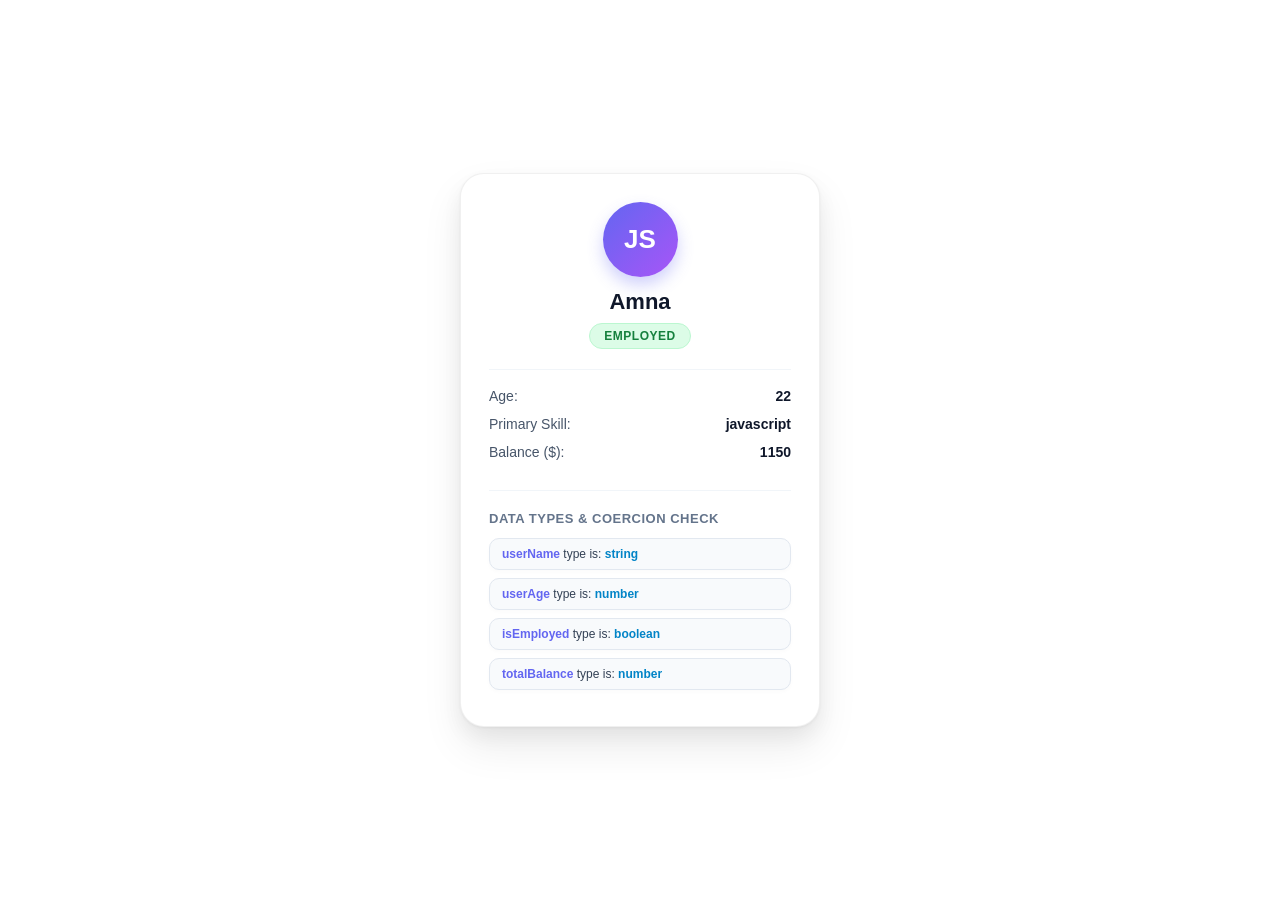
<file: Day-01-Variables/index.html>
<!doctype html>
<html lang="en">
  <head>
    <meta charset="UTF-8" />
    <meta name="viewport" content="width=device-width, initial-scale=1.0" />
    <title>JavaScript Series</title>
    <link rel="stylesheet" href="style.css" />
  </head>
  <body>
    <div class="card">
      <div class="card-header">
        <div class="avatar">JS</div>
        <h2 id="user-name">Loading...</h2>
        <span class="badge" id="job-status">Status</span>
      </div>

      <div class="card-body">
        <div class="info-row">
          <span>Age:</span>
          <strong id="user-age">-</strong>
        </div>
        <div class="info-row">
          <span>Primary Skill:</span>
          <strong id="user-skill">-</strong>
        </div>
        <div class="info-row">
          <span>Balance ($):</span>
          <strong id="user-balance">-</strong>
        </div>
      </div>

      <div class="card-footer">
        <h3>Data Types & Coercion Check</h3>
        <ul id="type-list"></ul>
      </div>
    </div>
    <script src="script.js"></script>
  </body>
</html>
</file>
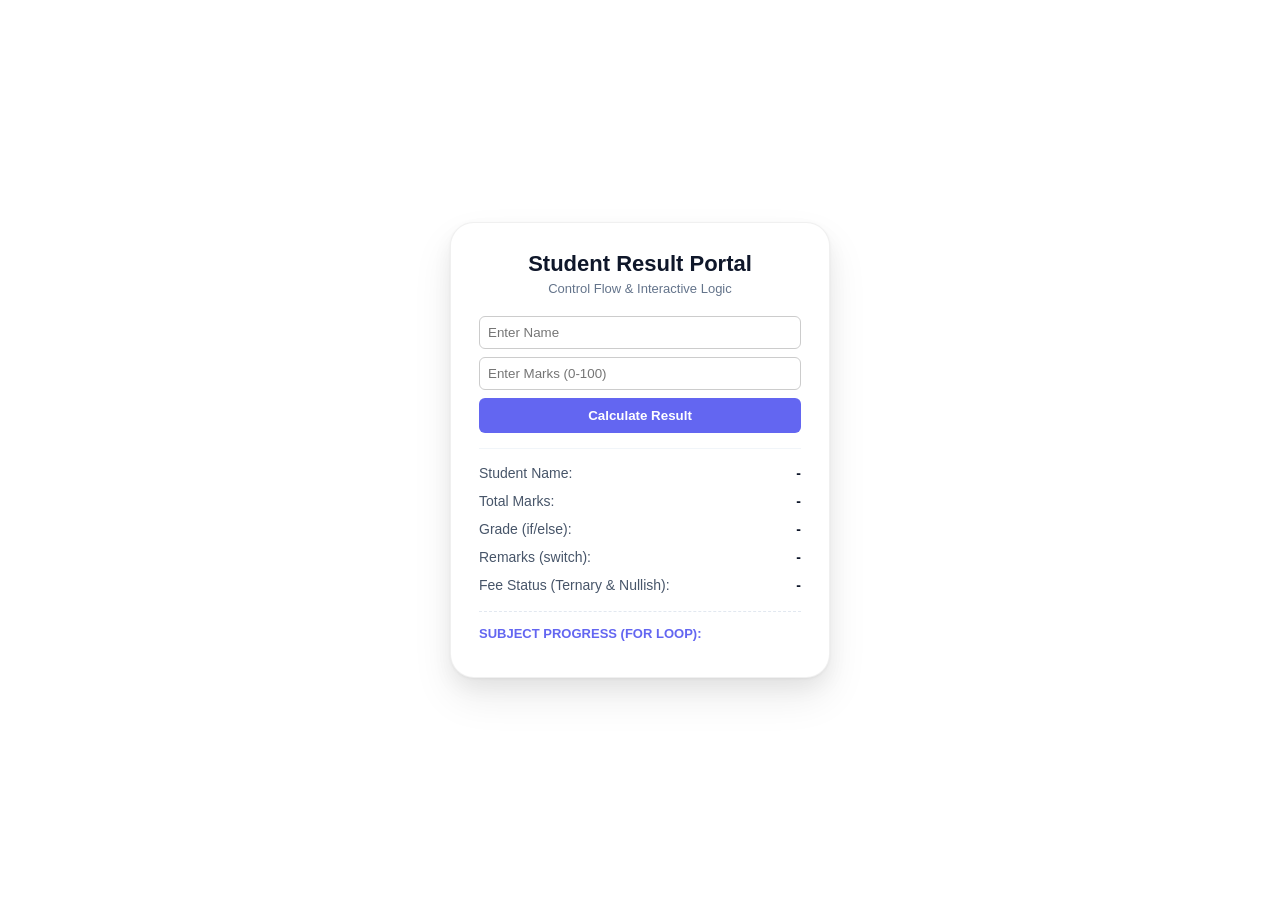
<file: Day-02-Javascript basics/index.html>
<!DOCTYPE html>
<html lang="en">
<head>
  <meta charset="UTF-8">
  <meta name="viewport" content="width=device-width, initial-scale=1.0">
  <title>Day 3 - Smart Student Portal</title>
  <link rel="stylesheet" href="style.css">
</head>
<body>

  <div class="card">
    <div class="card-header">
      <h2>Student Result Portal</h2>
      <p>Control Flow & Interactive Logic</p>
    </div>

    <!-- User Input Section -->
    <div style="margin-bottom: 15px;">
      <input type="text" id="name-input" placeholder="Enter Name" style="width: 100%; padding: 8px; margin-bottom: 8px; border: 1px solid #ccc; border-radius: 6px;">
      <input type="number" id="marks-input" placeholder="Enter Marks (0-100)" style="width: 100%; padding: 8px; margin-bottom: 8px; border: 1px solid #ccc; border-radius: 6px;">
      <button id="calc-btn" style="width: 100%; padding: 10px; background: #6366f1; color: white; border: none; border-radius: 6px; cursor: pointer; font-weight: bold;">Calculate Result</button>
    </div>

    <div class="card-body">
      <div class="info-row">
        <span>Student Name:</span>
        <strong id="student-name">-</strong>
      </div>
      <div class="info-row">
        <span>Total Marks:</span>
        <strong id="marks">-</strong>
      </div>
      <div class="info-row">
        <span>Grade (if/else):</span>
        <strong id="grade-result">-</strong>
      </div>
      <div class="info-row">
        <span>Remarks (switch):</span>
        <strong id="remarks-result">-</strong>
      </div>
      <div class="info-row">
        <span>Fee Status (Ternary & Nullish):</span>
        <strong id="fee-status">-</strong>
      </div>

      <div class="loop-section">
        <h3>Subject Progress (For Loop):</h3>
        <ul id="subject-list"></ul>
      </div>
    </div>
  </div>

  <script src="first.js"></script>
</body>
</html>
</file>
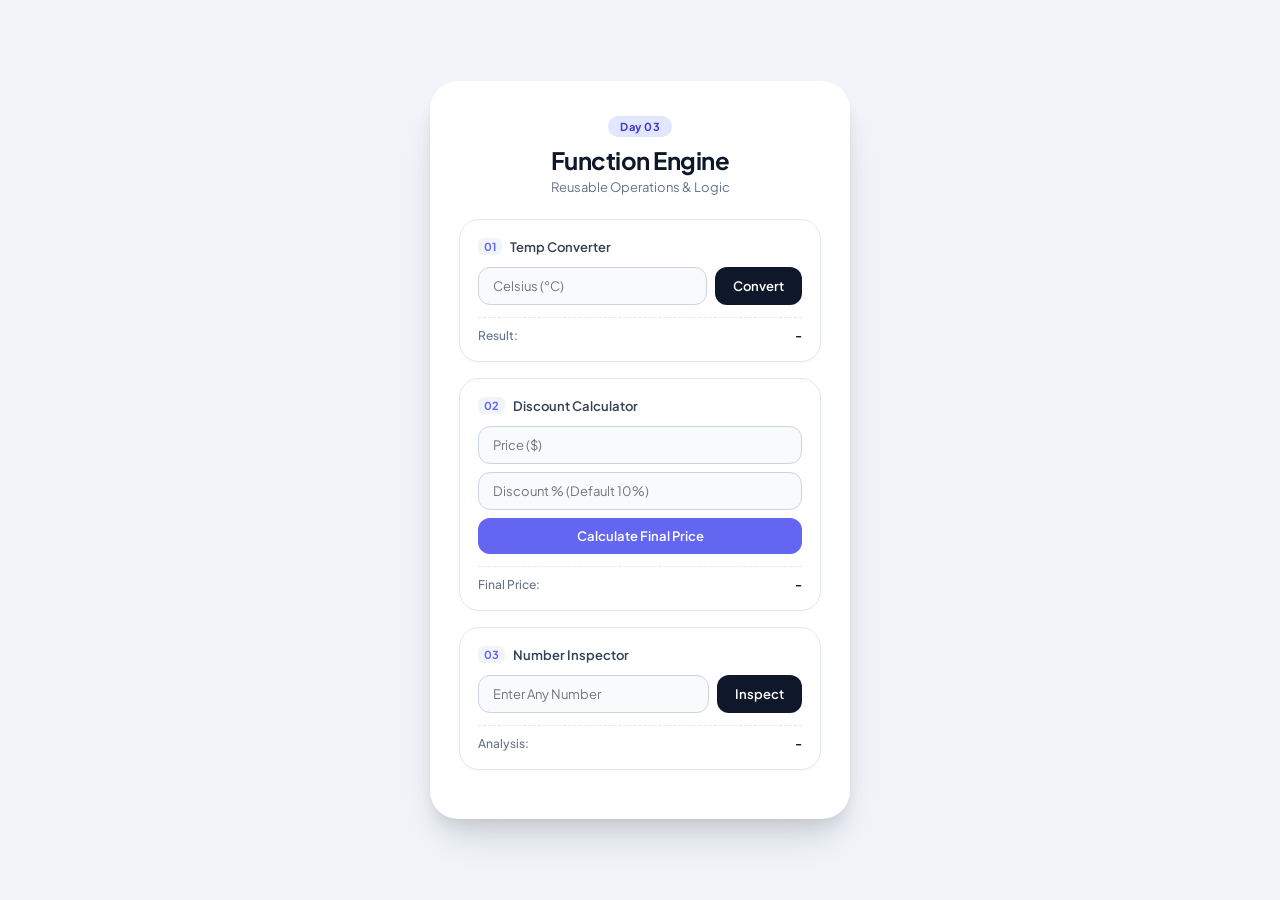
<file: Day-03-Function/index.html>
<!DOCTYPE html>
<html lang="en">
<head>
  <meta charset="UTF-8">
  <meta name="viewport" content="width=device-width, initial-scale=1.0">
  <title>Day 3 - Realistic Function Utility Engine</title>
  <link rel="stylesheet" href="style.css">
  <link href="https://fonts.googleapis.com/css2?family=Plus+Jakarta+Sans:wght@400;500;600;700&display=swap" rel="stylesheet">
</head>
<body>

  <div class="card">
    <div class="card-header">
      <div class="badge">Day 03</div>
      <h2>Function Engine</h2>
      <p>Reusable Operations & Logic</p>
    </div>

    <!-- Section 1: Temperature Converter -->
    <div class="tool-section">
      <div class="section-title">
        <span>01</span>
        <h3>Temp Converter</h3>
      </div>
      <div class="input-group">
        <input type="number" id="celsius-input" placeholder="Celsius (°C)">
        <button onclick="runTempConverter()">Convert</button>
      </div>
      <div class="result-box">
        <span class="label">Result:</span>
        <span class="value" id="temp-result">-</span>
      </div>
    </div>

    <!-- Section 2: Smart Discount Calculator -->
    <div class="tool-section">
      <div class="section-title">
        <span>02</span>
        <h3>Discount Calculator</h3>
      </div>
      <div class="input-group vertical">
        <input type="number" id="price-input" placeholder="Price ($)">
        <input type="number" id="discount-input" placeholder="Discount % (Default 10%)">
      </div>
      <button onclick="runDiscountCalc()" class="full-btn">Calculate Final Price</button>
      <div class="result-box">
        <span class="label">Final Price:</span>
        <span class="value" id="discount-result">-</span>
      </div>
    </div>

    <!-- Section 3: Number Inspector -->
    <div class="tool-section">
      <div class="section-title">
        <span>03</span>
        <h3>Number Inspector</h3>
      </div>
      <div class="input-group">
        <input type="number" id="num-input" placeholder="Enter Any Number">
        <button onclick="runInspector()">Inspect</button>
      </div>
      <div class="result-box">
        <span class="label">Analysis:</span>
        <span class="value" id="inspector-result">-</span>
      </div>
    </div>

  </div>

  <script src="script.js"></script>
</body>
</html>
</file>
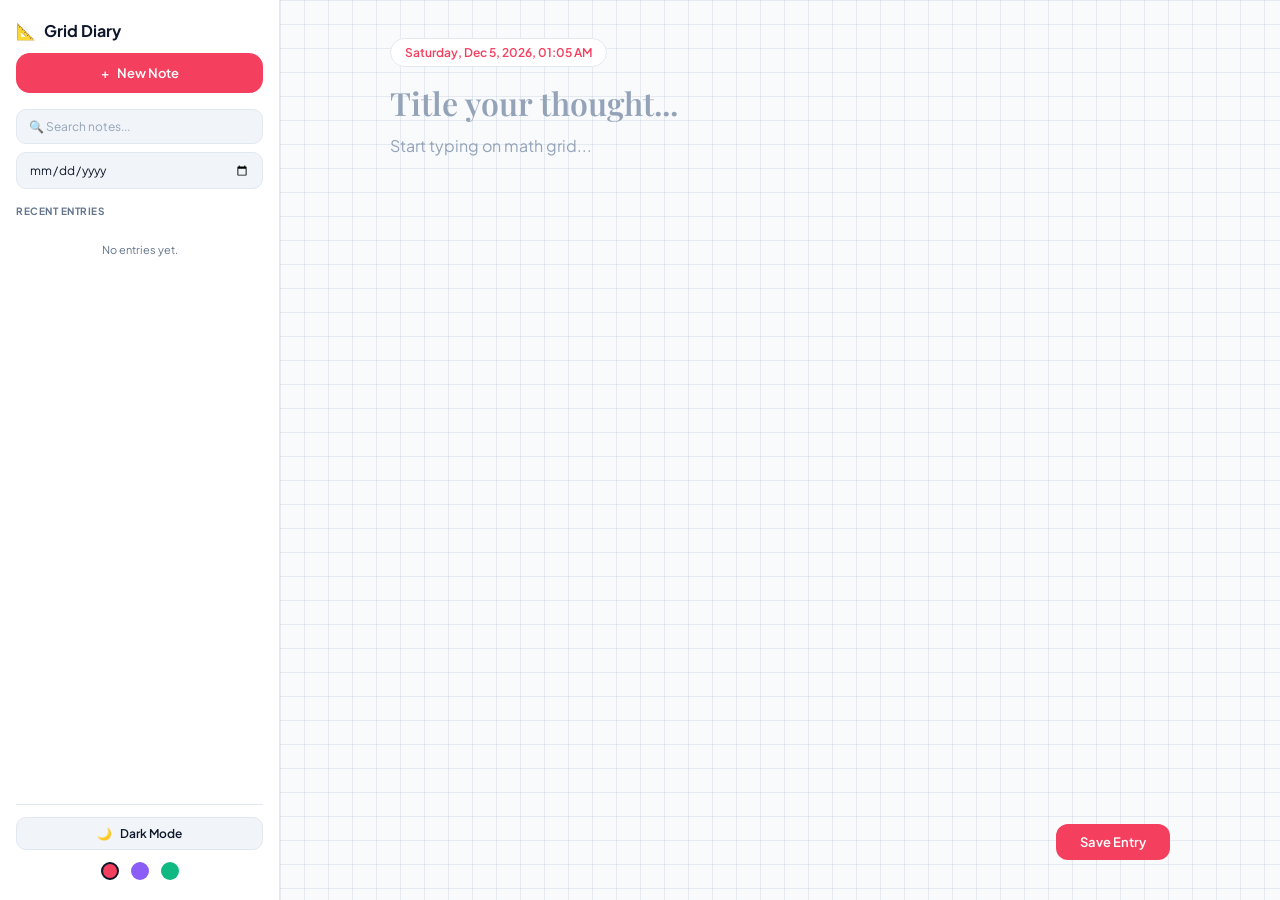
<file: Day-04-Array/index.html>
<!DOCTYPE html>
<html lang="en">
<head>
  <meta charset="UTF-8">
  <meta name="viewport" content="width=device-width, initial-scale=1.0">
  <title>Day 04 -Aesthetic Math Grid Diary</title>
  <link rel="stylesheet" href="style.css">
  <link href="https://fonts.googleapis.com/css2?family=Plus+Jakarta+Sans:wght@400;500;600;700&family=Playfair+Display:ital,wght@0,600;1,500&display=swap" rel="stylesheet">
</head>
<body data-mode="light" data-theme="rose">

  <div class="app-container">
    
    <!-- Left Sidebar -->
    <aside class="sidebar">
      <div class="sidebar-top">
        <div class="brand">
          <span class="sparkle-icon">📐</span>
          <h2>Grid Diary</h2>
        </div>
        <button class="new-entry-btn" onclick="prepareNewNote()">
          <span>+</span> New Note
        </button>
      </div>

      <!-- Controls -->
      <div class="sidebar-controls">
        <input type="text" id="search-input" placeholder="🔍 Search notes..." oninput="searchNotes()">
        <input type="date" id="calendar-picker" onchange="filterByDate()">
      </div>

      <!-- Notes History -->
      <div class="history-label">RECENT ENTRIES</div>
      <div class="notes-list" id="notes-list"></div>

      <!-- Bottom Controls: Mode & Color Accent -->
      <div class="sidebar-footer">
        <button class="mode-toggle-btn" onclick="toggleMode()">
          <span id="mode-icon">🌙</span> <span id="mode-text">Dark Mode</span>
        </button>
        <div class="theme-dots">
          <span class="dot rose" title="Rose" onclick="setTheme('rose')"></span>
          <span class="dot lavender" title="Lavender" onclick="setTheme('lavender')"></span>
          <span class="dot sage" title="Sage" onclick="setTheme('sage')"></span>
        </div>
      </div>
    </aside>

    <!-- Right Workspace Area (Math Register Grid Page) -->
    <main class="workspace grid-paper">
      <div class="editor-content">
        <div class="top-meta">
          <span class="timestamp-tag" id="entry-timestamp">Wednesday, Sep 23, 2026</span>
        </div>

        <input type="text" id="note-title" placeholder="Title your thought..." autocomplete="off">
        
        <textarea id="note-content" placeholder="Start typing on math grid..."></textarea>

        <div class="bottom-actions">
          <button class="btn-delete" id="delete-btn" onclick="deleteCurrentNote()">Delete</button>
          <button class="btn-save" onclick="saveCurrentNote()">Save Entry</button>
        </div>
      </div>
    </main>

  </div>

  <script src="script.js"></script>
</body>
</html>
</file>
<file: Day-01-Variables/style.css>
* {
  box-sizing: border-box;
  margin: 0;
  padding: 0;
  font-family: 'Segoe UI', Tahoma, Geneva, Verdana, sans-serif;
}

body {
  /* Full Clean Pure White Background */
  background-color: #ffffff;
  min-height: 100vh;
  display: flex;
  justify-content: center;
  align-items: center;
}

.card {
  background: #ffffff;
  width: 360px;
  padding: 28px;
  border-radius: 24px;
  
  /* Modern Clean Border */
  border: 1px solid rgba(0, 0, 0, 0.06);

  /* Multi-Layered Realistic 3D Shadow for Floating Effect */
  box-shadow: 
    0 10px 20px rgba(0, 0, 0, 0.05),
    0 20px 40px rgba(0, 0, 0, 0.08),
    0 1px 3px rgba(0, 0, 0, 0.05);

  /* Smooth Transition for Hover Animation */
  transition: all 0.4s cubic-bezier(0.175, 0.885, 0.32, 1.275);
}

/* Hover over card for an extra 3D Lift effect */
.card:hover {
  transform: translateY(-10px) scale(1.02);
  box-shadow: 
    0 20px 30px rgba(0, 0, 0, 0.1),
    0 30px 60px rgba(0, 0, 0, 0.12),
    0 2px 6px rgba(0, 0, 0, 0.05);
}

.card-header {
  text-align: center;
  margin-bottom: 20px;
}

.avatar {
  width: 75px;
  height: 75px;
  /* Premium Vibrant Gradient for White Theme */
  background: linear-gradient(135deg, #6366f1, #a855f7);
  color: white;
  border-radius: 50%;
  display: flex;
  justify-content: center;
  align-items: center;
  font-size: 26px;
  font-weight: bold;
  margin: 0 auto 12px;
  box-shadow: 0 8px 16px rgba(99, 102, 241, 0.3);
}

.card-header h2 {
  color: #0f172a;
  font-size: 22px;
  font-weight: 700;
}

.badge {
  display: inline-block;
  padding: 5px 14px;
  border-radius: 20px;
  font-size: 12px;
  font-weight: 700;
  margin-top: 8px;
  text-transform: uppercase;
  letter-spacing: 0.5px;
}

.badge.employed {
  background: #dcfce7;
  color: #15803d;
  border: 1px solid #bbf7d0;
}

.card-body {
  border-top: 1px solid #f1f5f9;
  border-bottom: 1px solid #f1f5f9;
  padding: 18px 0;
  margin-bottom: 20px;
}

.info-row {
  display: flex;
  justify-content: space-between;
  margin-bottom: 12px;
  font-size: 14px;
  color: #475569;
}

.info-row strong {
  color: #0f172a;
  font-weight: 600;
}

.card-footer h3 {
  font-size: 13px;
  color: #64748b;
  margin-bottom: 12px;
  text-transform: uppercase;
  letter-spacing: 0.5px;
}

#type-list {
  list-style: none;
  font-size: 12px;
}

#type-list li {
  background: #f8fafc;
  border: 1px solid #e2e8f0;
  padding: 8px 12px;
  border-radius: 10px;
  margin-bottom: 8px;
  color: #334155;
  box-shadow: 0 2px 4px rgba(0, 0, 0, 0.02);
}

#type-list strong {
  color: #6366f1; /* Indigo Accent */
}

#type-list em {
  color: #0284c7; /* Sky Accent */
  font-style: normal;
  font-weight: 600;
}
</file>
<file: Day-02-Javascript basics/style.css>
* {
  box-sizing: border-box;
  margin: 0;
  padding: 0;
  font-family: 'Segoe UI', Tahoma, Geneva, Verdana, sans-serif;
}

body {
  background-color: #ffffff;
  min-height: 100vh;
  display: flex;
  justify-content: center;
  align-items: center;
}

.card {
  background: #ffffff;
  width: 380px;
  padding: 28px;
  border-radius: 24px;
  border: 1px solid rgba(0, 0, 0, 0.06);
  box-shadow: 
    0 10px 20px rgba(0, 0, 0, 0.05),
    0 20px 40px rgba(0, 0, 0, 0.08),
    0 1px 3px rgba(0, 0, 0, 0.05);
  transition: all 0.4s cubic-bezier(0.175, 0.885, 0.32, 1.275);
}

.card:hover {
  transform: translateY(-8px) scale(1.01);
  box-shadow: 
    0 20px 30px rgba(0, 0, 0, 0.1),
    0 30px 60px rgba(0, 0, 0, 0.12);
}

.card-header {
  text-align: center;
  margin-bottom: 20px;
}

.card-header h2 {
  color: #0f172a;
  font-size: 22px;
}

.card-header p {
  color: #64748b;
  font-size: 13px;
  margin-top: 4px;
}

.card-body {
  border-top: 1px solid #f1f5f9;
  padding-top: 16px;
}

.info-row {
  display: flex;
  justify-content: space-between;
  margin-bottom: 12px;
  font-size: 14px;
  color: #475569;
}

.info-row strong {
  color: #0f172a;
  font-weight: 600;
}

.loop-section {
  margin-top: 18px;
  border-top: 1px dashed #e2e8f0;
  padding-top: 14px;
}

.loop-section h3 {
  font-size: 13px;
  color: #6366f1;
  margin-bottom: 8px;
  text-transform: uppercase;
}

#subject-list {
  list-style: none;
  font-size: 12px;
}

#subject-list li {
  background: #f8fafc;
  border: 1px solid #e2e8f0;
  padding: 6px 10px;
  border-radius: 8px;
  margin-bottom: 6px;
  color: #334155;
}
</file>
<file: Day-03-Function/style.css>
* {
  box-sizing: border-box;
  margin: 0;
  padding: 0;
  font-family: 'Plus Jakarta Sans', sans-serif;
}

body {
  background: #f1f5f9;
  min-height: 100vh;
  display: flex;
  justify-content: center;
  align-items: center;
  padding: 24px;
}

/* Realistic 3D Floating Visual Card */
.card {
  background: #ffffff;
  width: 100%;
  max-width: 420px;
  padding: 32px 28px;
  border-radius: 28px;
  border: 1px solid rgba(255, 255, 255, 0.8);
  box-shadow: 
    0 4px 6px -1px rgba(0, 0, 0, 0.02),
    0 10px 15px -3px rgba(15, 23, 42, 0.05),
    0 20px 25px -5px rgba(15, 23, 42, 0.05),
    0 25px 50px -12px rgba(15, 23, 42, 0.12);
  transition: all 0.35s cubic-bezier(0.16, 1, 0.3, 1);
  position: relative;
}

.card:hover {
  transform: translateY(-6px) scale(1.005);
  box-shadow: 
    0 20px 25px -5px rgba(15, 23, 42, 0.08),
    0 30px 60px -15px rgba(15, 23, 42, 0.18);
}

.card-header {
  text-align: center;
  margin-bottom: 24px;
}

.badge {
  display: inline-block;
  background: #e0e7ff;
  color: #4338ca;
  font-size: 11px;
  font-weight: 700;
  padding: 4px 12px;
  border-radius: 20px;
  letter-spacing: 0.5px;
  margin-bottom: 8px;
}

.card-header h2 {
  color: #0f172a;
  font-size: 24px;
  font-weight: 700;
  letter-spacing: -0.5px;
}

.card-header p {
  color: #64748b;
  font-size: 13px;
  margin-top: 4px;
}

.tool-section {
  background: #ffffff;
  border: 1px solid #e2e8f0;
  padding: 18px;
  border-radius: 20px;
  margin-bottom: 16px;
  box-shadow: 0 2px 4px rgba(0, 0, 0, 0.02);
  transition: border-color 0.2s;
}

.tool-section:hover {
  border-color: #cbd5e1;
}

.section-title {
  display: flex;
  align-items: center;
  gap: 8px;
  margin-bottom: 12px;
}

.section-title span {
  font-size: 11px;
  font-weight: 700;
  color: #6366f1;
  background: #f1f5f9;
  padding: 2px 6px;
  border-radius: 6px;
}

.section-title h3 {
  font-size: 13px;
  color: #334155;
  font-weight: 600;
}

.input-group {
  display: flex;
  gap: 8px;
}

.input-group.vertical {
  flex-direction: column;
}

input {
  width: 100%;
  padding: 10px 14px;
  border: 1px solid #cbd5e1;
  border-radius: 12px;
  font-size: 13px;
  outline: none;
  background: #f8fafc;
  color: #0f172a;
  transition: all 0.2s ease;
}

input:focus {
  background: #ffffff;
  border-color: #6366f1;
  box-shadow: 0 0 0 3px rgba(99, 102, 241, 0.15);
}

button {
  padding: 10px 18px;
  background: #0f172a;
  color: #ffffff;
  border: none;
  border-radius: 12px;
  font-size: 13px;
  font-weight: 600;
  cursor: pointer;
  transition: all 0.2s ease;
  white-space: nowrap;
}

button:hover {
  background: #1e293b;
  transform: translateY(-1px);
  box-shadow: 0 4px 12px rgba(15, 23, 42, 0.15);
}

button:active {
  transform: translateY(0);
}

.full-btn {
  width: 100%;
  margin-top: 8px;
  background: #6366f1;
}

.full-btn:hover {
  background: #4f46e5;
  box-shadow: 0 4px 12px rgba(99, 102, 241, 0.25);
}

.result-box {
  margin-top: 12px;
  padding-top: 10px;
  border-top: 1px dashed #e2e8f0;
  display: flex;
  justify-content: space-between;
  align-items: center;
  font-size: 12px;
}

.result-box .label {
  color: #64748b;
  font-weight: 500;
}

.result-box .value {
  color: #0f172a;
  font-weight: 700;
}
</file>
<file: Day-04-Array/style.css>
* {
  box-sizing: border-box;
  margin: 0;
  padding: 0;
  font-family: 'Plus Jakarta Sans', sans-serif;
}

body, html {
  height: 100%;
  width: 100%;
  overflow: hidden;
}

/* Theme Accent Definitions */
body[data-theme="rose"] {
  --accent-color: #f43f5e;
  --accent-hover: #e11d48;
  --accent-light: rgba(244, 63, 94, 0.15);
}

body[data-theme="lavender"] {
  --accent-color: #8b5cf6;
  --accent-hover: #7c3aed;
  --accent-light: rgba(139, 92, 246, 0.15);
}

body[data-theme="sage"] {
  --accent-color: #10b981;
  --accent-hover: #059669;
  --accent-light: rgba(16, 185, 129, 0.15);
}

/* Base Light Theme */
body[data-mode="light"] {
  --bg-main: #f8fafc;
  --sidebar-bg: #ffffff;
  --text-primary: #0f172a;
  --text-secondary: #64748b;
  --placeholder-color: #94a3b8;
  --border-color: #e2e8f0;
  --grid-line: rgba(148, 163, 184, 0.18); /* Crisp math grid */
  --input-bg: #f1f5f9;
  --card-bg: #ffffff;
}

/* Base Dark Theme (Completely Fixed) */
body[data-mode="dark"] {
  --bg-main: #090d16;
  --sidebar-bg: #111827;
  --text-primary: #f3f4f6;
  --text-secondary: #9ca3af;
  --placeholder-color: #6b7280;
  --border-color: #1f2937;
  --grid-line: rgba(255, 255, 255, 0.07); /* Dark math grid */
  --input-bg: #1f2937;
  --card-bg: #1f2937;
}

.app-container {
  display: flex;
  height: 100vh;
  width: 100vw;
}

/* Sidebar */
.sidebar {
  width: 280px;
  background: var(--sidebar-bg);
  border-right: 1px solid var(--border-color);
  display: flex;
  flex-direction: column;
  padding: 20px 16px;
  gap: 16px;
  z-index: 10;
  transition: background 0.3s ease, border-color 0.3s ease;
}

.brand {
  display: flex;
  align-items: center;
  gap: 8px;
  margin-bottom: 12px;
}

.brand h2 {
  font-size: 16px;
  font-weight: 700;
  color: var(--text-primary);
}

.new-entry-btn {
  width: 100%;
  padding: 12px;
  background: var(--accent-color);
  color: #ffffff;
  border: none;
  border-radius: 14px;
  font-weight: 600;
  font-size: 13px;
  cursor: pointer;
  display: flex;
  align-items: center;
  justify-content: center;
  gap: 8px;
  transition: all 0.2s ease;
}

.new-entry-btn:hover {
  background: var(--accent-hover);
}

.sidebar-controls {
  display: flex;
  flex-direction: column;
  gap: 8px;
}

.sidebar-controls input {
  width: 100%;
  padding: 9px 12px;
  border: 1px solid var(--border-color);
  border-radius: 10px;
  font-size: 12px;
  outline: none;
  background: var(--input-bg);
  color: var(--text-primary);
  transition: border-color 0.2s;
}

.sidebar-controls input::placeholder {
  color: var(--placeholder-color);
}

.sidebar-controls input:focus {
  border-color: var(--accent-color);
}

.history-label {
  font-size: 10px;
  font-weight: 700;
  color: var(--text-secondary);
  letter-spacing: 0.5px;
}

.notes-list {
  flex: 1;
  overflow-y: auto;
  display: flex;
  flex-direction: column;
  gap: 6px;
}

.note-item {
  padding: 10px 12px;
  background: var(--card-bg);
  border: 1px solid var(--border-color);
  border-radius: 10px;
  cursor: pointer;
  transition: all 0.2s ease;
}

.note-item:hover, .note-item.active {
  border-color: var(--accent-color);
  background: var(--accent-light);
}

.note-item h4 {
  font-size: 13px;
  color: var(--text-primary);
  white-space: nowrap;
  overflow: hidden;
  text-overflow: ellipsis;
}

.note-item span {
  font-size: 10px;
  color: var(--text-secondary);
}

/* Sidebar Footer */
.sidebar-footer {
  display: flex;
  flex-direction: column;
  gap: 12px;
  padding-top: 12px;
  border-top: 1px solid var(--border-color);
}

.mode-toggle-btn {
  width: 100%;
  padding: 8px;
  background: var(--input-bg);
  color: var(--text-primary);
  border: 1px solid var(--border-color);
  border-radius: 10px;
  font-size: 12px;
  font-weight: 600;
  cursor: pointer;
  display: flex;
  align-items: center;
  justify-content: center;
  gap: 8px;
  transition: all 0.2s ease;
}

.mode-toggle-btn:hover {
  border-color: var(--accent-color);
}

.theme-dots {
  display: flex;
  justify-content: center;
  gap: 12px;
}

.dot {
  width: 18px;
  height: 18px;
  border-radius: 50%;
  cursor: pointer;
  border: 2px solid transparent;
  transition: transform 0.2s ease, border-color 0.2s ease;
}

.dot:hover {
  transform: scale(1.2);
}

.dot.rose { background: #f43f5e; }
.dot.lavender { background: #8b5cf6; }
.dot.sage { background: #10b981; }

body[data-theme="rose"] .dot.rose,
body[data-theme="lavender"] .dot.lavender,
body[data-theme="sage"] .dot.sage {
  border-color: var(--text-primary);
}

/* Math Register Grid Workspace */
.workspace {
  flex: 1;
  display: flex;
  flex-direction: column;
  background-color: var(--bg-main);
  background-image: 
    linear-gradient(var(--grid-line) 1px, transparent 1px),
    linear-gradient(90deg, var(--grid-line) 1px, transparent 1px);
  background-size: 24px 24px;
  transition: background 0.3s ease;
}

.editor-content {
  display: flex;
  flex-direction: column;
  height: 100%;
  padding: 40px 60px;
  max-width: 900px;
  width: 100%;
  margin: 0 auto;
}

.timestamp-tag {
  font-size: 12px;
  font-weight: 600;
  color: var(--accent-color);
  background: var(--sidebar-bg);
  padding: 6px 14px;
  border-radius: 20px;
  border: 1px solid var(--border-color);
}

#note-title {
  border: none;
  outline: none;
  background: transparent;
  font-family: 'Playfair Display', serif;
  font-size: 32px;
  font-weight: 600;
  color: var(--text-primary);
  margin-top: 20px;
  margin-bottom: 10px;
}

#note-title::placeholder {
  color: var(--placeholder-color);
}

#note-content {
  flex: 1;
  border: none;
  outline: none;
  background: transparent;
  resize: none;
  font-size: 16px;
  line-height: 24px;
  color: var(--text-primary);
}

#note-content::placeholder {
  color: var(--placeholder-color);
}

.bottom-actions {
  display: flex;
  justify-content: flex-end;
  gap: 12px;
  padding-top: 20px;
}

.btn-save {
  padding: 10px 24px;
  background: var(--accent-color);
  color: #ffffff;
  border: none;
  border-radius: 12px;
  font-size: 13px;
  font-weight: 600;
  cursor: pointer;
  transition: background 0.2s ease;
}

.btn-save:hover {
  background: var(--accent-hover);
}

.btn-delete {
  padding: 10px 18px;
  background: rgba(225, 29, 72, 0.15);
  color: #f43f5e;
  border: none;
  border-radius: 12px;
  font-size: 13px;
  font-weight: 600;
  cursor: pointer;
  display: none;
}
</file>
